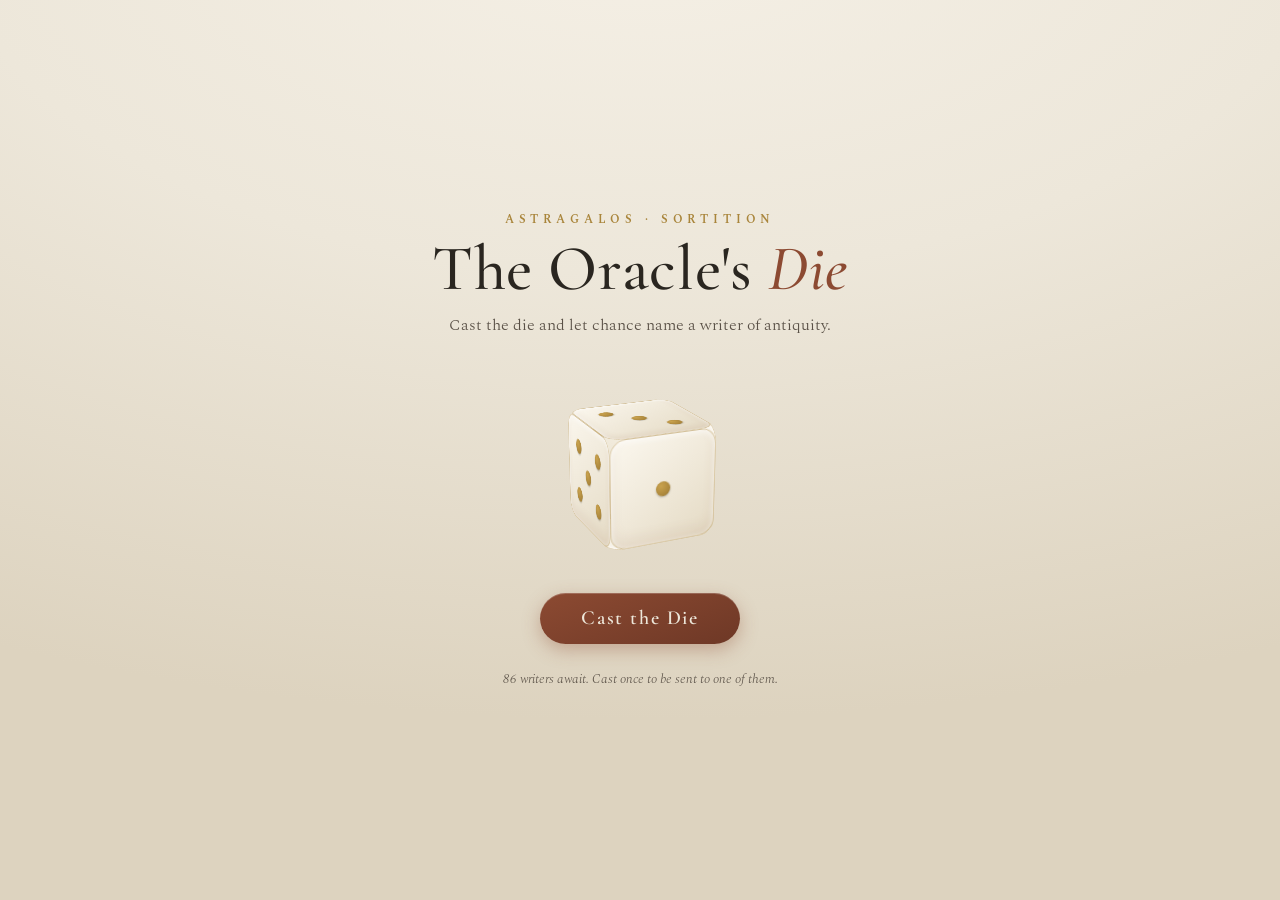
<file: index.html>
<!DOCTYPE html>
<html lang="en">
<head>
<meta charset="UTF-8">
<meta name="viewport" content="width=device-width, initial-scale=1.0">
<title>The Oracle's Die · Cast for an Ancient Greek Writer</title>
<link rel="stylesheet" href="style.css">
</head>
<body>
  <header>
    <div class="eyebrow">Astragalos · Sortition</div>
    <h1>The Oracle's <em>Die</em></h1>
    <p class="sub">Cast the die and let chance name a writer of antiquity.</p>
  </header>

  <div class="stage">
    <div class="die" id="die">
      <div class="face f1"><span class="pip c"></span></div>
      <div class="face f2"><span class="pip a"></span><span class="pip e"></span></div>
      <div class="face f3"><span class="pip a"></span><span class="pip c"></span><span class="pip e"></span></div>
      <div class="face f4"><span class="pip a"></span><span class="pip b"></span><span class="pip d"></span><span class="pip e"></span></div>
      <div class="face f5"><span class="pip a"></span><span class="pip b"></span><span class="pip c"></span><span class="pip d"></span><span class="pip e"></span></div>
      <div class="face f6"><span class="pip a"></span><span class="pip b"></span><span class="pip f"></span><span class="pip g"></span><span class="pip d"></span><span class="pip e"></span></div>
    </div>
  </div>

  <button class="roll" id="rollBtn">Cast the Die</button>
  <p class="hint" id="hint">86 writers await. Cast once to be sent to one of them.</p>

<script src="authors.js"></script>
<script>
const REST={
  1:"rotateX(-20deg) rotateY(24deg)",2:"rotateX(-20deg) rotateY(-66deg)",
  3:"rotateX(-110deg) rotateY(24deg)",4:"rotateX(70deg) rotateY(24deg)",
  5:"rotateX(-20deg) rotateY(114deg)",6:"rotateX(-20deg) rotateY(204deg)"
};
const die=document.getElementById('die'),btn=document.getElementById('rollBtn'),hint=document.getElementById('hint');
let rolling=false;
btn.addEventListener('click',()=>{
  if(rolling)return;rolling=true;btn.disabled=true;hint.textContent="The die is cast…";
  const pip=Math.floor(Math.random()*6)+1;
  const idx=Math.floor(Math.random()*AUTHORS.length);
  die.classList.add('rolling');die.style.transform="";
  setTimeout(()=>{
    die.classList.remove('rolling');die.style.transform=REST[pip];
    setTimeout(()=>{location.href="result.html?i="+idx+"&d="+pip;},650);
  },1350);
});
</script>
</body>
</html>
</file>
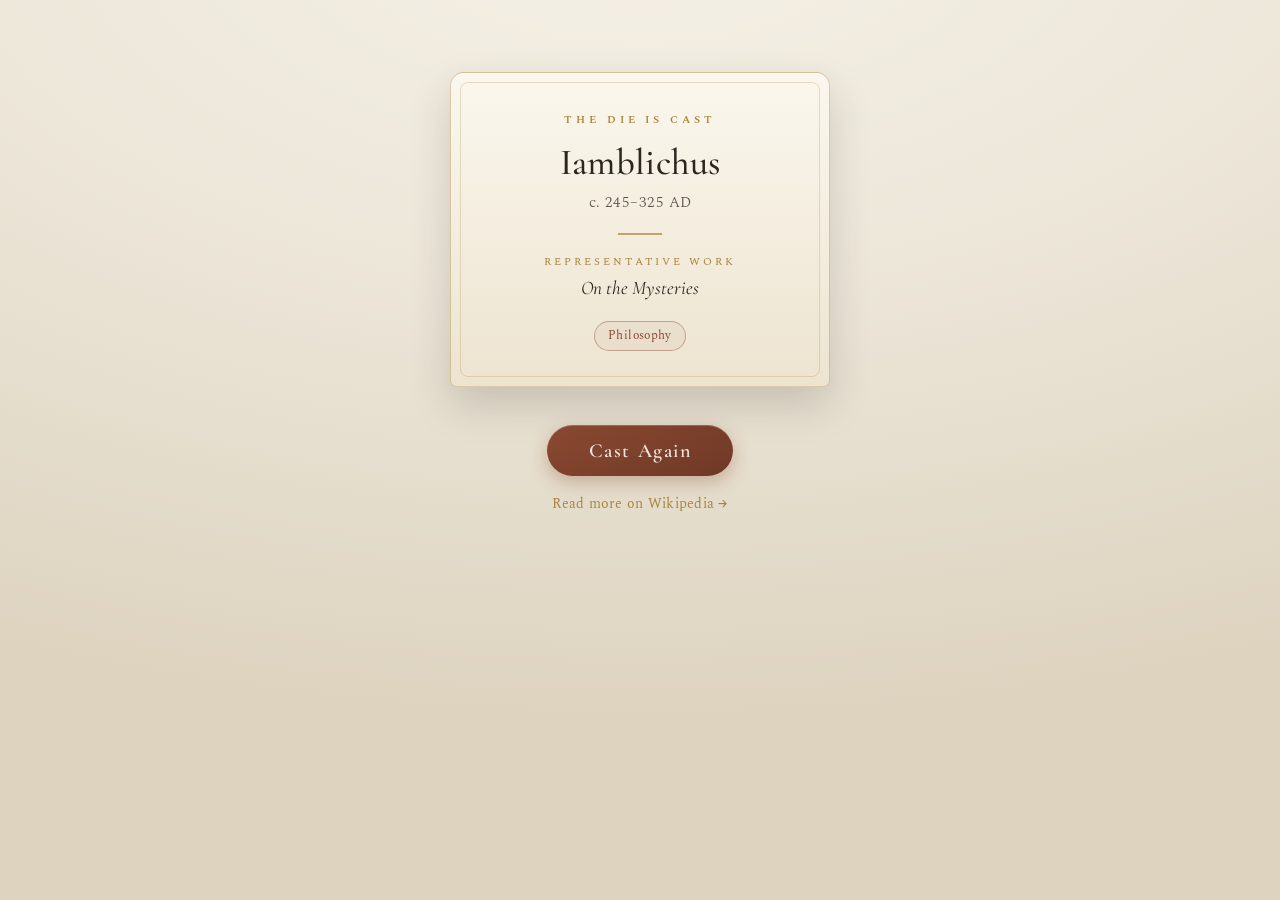
<file: result.html>
<!DOCTYPE html>
<html lang="en">
<head>
<meta charset="UTF-8">
<meta name="viewport" content="width=device-width, initial-scale=1.0">
<title>The Oracle Speaks · A Writer of Antiquity</title>
<link rel="stylesheet" href="style.css">
</head>
<body class="result-page">
  <main class="stele show" id="stele">
    <div class="stele-inner">
      <div class="roll-tag" id="rollTag"></div>
      <h1 class="author-name" id="authorName">—</h1>
      <div class="era" id="era"></div>
      <div class="rule"></div>
      <div class="works">
        <div class="work-label">Representative work</div>
        <div class="work-title" id="work"></div>
      </div>
      <div class="fields" id="fields"></div>
    </div>
  </main>

  <a class="roll again" id="again" href="index.html">Cast Again</a>
  <a class="wiki-link" id="wiki" href="https://en.wikipedia.org/wiki/List_of_ancient_Greek_writers" target="_blank" rel="noopener">Read more on Wikipedia →</a>

<script src="authors.js"></script>
<script>
const p=new URLSearchParams(location.search);
const i=parseInt(p.get('i'),10), d=parseInt(p.get('d'),10);
const a=(!isNaN(i)&&AUTHORS[i])?AUTHORS[i]:AUTHORS[Math.floor(Math.random()*AUTHORS.length)];

document.getElementById('rollTag').textContent = (d>=1&&d<=6) ? ("The die showed "+d) : "The die is cast";
document.getElementById('authorName').textContent=a.name;
document.getElementById('era').textContent=a.era;
document.getElementById('work').textContent=a.work;
const fe=document.getElementById('fields');
a.fields.forEach(f=>{const c=document.createElement('span');c.className='chip';c.textContent=f;fe.appendChild(c);});
document.getElementById('wiki').href="https://en.wikipedia.org/wiki/"+encodeURIComponent(a.name.replace(/ /g,'_'));
</script>
</body>
</html>
</file>
<file: style.css>
@import url('https://fonts.googleapis.com/css2?family=Cormorant+Garamond:ital,wght@0,400;0,500;0,600;1,500&family=Spectral:wght@300;400;600&display=swap');

:root{
  --marble:#EDE7DA;--marble-deep:#DDD3BF;--ink:#2A2620;--ink-soft:#5A5147;
  --gold:#A9853B;--gold-lit:#C9A24E;--terra:#8C4A32;--shadow:rgba(42,38,32,.18);
}
*{box-sizing:border-box;margin:0;padding:0}
body{
  min-height:100vh;
  background:radial-gradient(120% 90% at 50% -10%, #F5F0E6 0%, var(--marble) 45%, var(--marble-deep) 100%);
  color:var(--ink);font-family:'Spectral',serif;
  display:flex;flex-direction:column;align-items:center;justify-content:center;
  padding:clamp(1.5rem,4vw,3rem) 1.25rem 3rem;overflow-x:hidden;
}
body.result-page{justify-content:flex-start;padding-top:clamp(2rem,8vh,5rem)}

header{text-align:center;margin-bottom:clamp(1.5rem,4vh,2.5rem)}
.eyebrow{font-size:.72rem;letter-spacing:.42em;text-transform:uppercase;color:var(--gold);font-weight:600;margin-bottom:.6rem}
h1{font-family:'Cormorant Garamond',serif;font-weight:500;font-size:clamp(2.4rem,7vw,4rem);line-height:1;letter-spacing:.01em}
h1 em{font-style:italic;color:var(--terra)}
.sub{margin-top:.7rem;color:var(--ink-soft);font-weight:300;font-size:clamp(.85rem,2vw,1rem)}

.stage{perspective:900px;margin:.5rem 0 2rem;height:180px;display:flex;align-items:center;justify-content:center}
.die{position:relative;width:110px;height:110px;transform-style:preserve-3d;
  transition:transform 1.4s cubic-bezier(.2,.9,.25,1);transform:rotateX(-20deg) rotateY(24deg)}
.die.rolling{animation:tumble 1.35s cubic-bezier(.3,.7,.3,1)}
@keyframes tumble{0%{transform:rotateX(-20deg) rotateY(24deg)}100%{transform:rotateX(700deg) rotateY(884deg)}}
.face{position:absolute;width:110px;height:110px;
  background:linear-gradient(145deg,#FBF7EE,#E4DAC4);border:1px solid rgba(169,133,59,.35);border-radius:16px;
  box-shadow:inset 0 2px 6px rgba(255,255,255,.7),inset 0 -8px 14px rgba(140,74,50,.08);
  display:grid;grid-template-columns:repeat(3,1fr);grid-template-rows:repeat(3,1fr);padding:16px}
.pip{width:15px;height:15px;border-radius:50%;align-self:center;justify-self:center;
  background:radial-gradient(circle at 35% 30%,var(--gold-lit),var(--gold) 70%,#6f5624);box-shadow:0 1px 2px rgba(0,0,0,.25)}
.pip.a{grid-area:1/1}.pip.b{grid-area:1/3}.pip.c{grid-area:2/2}.pip.d{grid-area:3/1}
.pip.e{grid-area:3/3}.pip.f{grid-area:2/1}.pip.g{grid-area:2/3}
.f1{transform:rotateY(0) translateZ(55px)}.f2{transform:rotateY(90deg) translateZ(55px)}
.f3{transform:rotateX(90deg) translateZ(55px)}.f4{transform:rotateX(-90deg) translateZ(55px)}
.f5{transform:rotateY(-90deg) translateZ(55px)}.f6{transform:rotateY(180deg) translateZ(55px)}

.roll{display:inline-block;text-decoration:none;font-family:'Cormorant Garamond',serif;font-size:1.25rem;font-weight:600;
  letter-spacing:.08em;color:var(--marble);background:linear-gradient(160deg,var(--terra),#6e3826);
  border:none;border-radius:999px;padding:.85rem 2.6rem;cursor:pointer;
  box-shadow:0 6px 18px rgba(140,74,50,.35),inset 0 1px 0 rgba(255,255,255,.2);transition:transform .15s,box-shadow .15s}
.roll:hover{transform:translateY(-2px);box-shadow:0 10px 24px rgba(140,74,50,.42)}
.roll:active{transform:translateY(0)}
.roll:disabled{opacity:.5;cursor:wait;transform:none}
.roll:focus-visible{outline:3px solid var(--gold);outline-offset:3px}
.again{margin-top:2.4rem}

.hint{margin-top:1.6rem;color:var(--ink-soft);font-weight:300;font-size:.82rem;font-style:italic;min-height:1.2em;text-align:center}

.stele{width:min(380px,90vw);opacity:0;transform:translateY(18px) scale(.97);
  transition:opacity .6s ease,transform .6s cubic-bezier(.2,.9,.25,1)}
.stele.show{opacity:1;transform:none}
.stele-inner{background:linear-gradient(180deg,#FBF7EE,#EDE4D0);border:1px solid rgba(169,133,59,.4);
  border-radius:14px 14px 6px 6px;padding:2.4rem 2rem 2.2rem;text-align:center;
  box-shadow:0 18px 40px var(--shadow),inset 0 1px 0 rgba(255,255,255,.8);position:relative}
.stele-inner::before{content:"";position:absolute;inset:9px;border:1px solid rgba(169,133,59,.25);border-radius:8px;pointer-events:none}
.roll-tag{font-size:.7rem;letter-spacing:.35em;text-transform:uppercase;color:var(--gold);font-weight:600;margin-bottom:1rem}
.author-name{font-family:'Cormorant Garamond',serif;font-weight:500;font-size:2.3rem;line-height:1.05;color:var(--ink)}
.era{margin-top:.5rem;color:var(--ink-soft);font-weight:300;font-size:.95rem;letter-spacing:.03em}
.rule{width:44px;height:2px;background:var(--gold);margin:1.2rem auto;opacity:.7}
.works{margin-bottom:1.3rem}
.work-label{font-size:.66rem;letter-spacing:.28em;text-transform:uppercase;color:var(--gold);margin-bottom:.35rem}
.work-title{font-family:'Cormorant Garamond',serif;font-style:italic;font-size:1.2rem;color:var(--ink)}
.fields{display:flex;flex-wrap:wrap;gap:.4rem;justify-content:center}
.chip{font-size:.78rem;letter-spacing:.03em;color:var(--terra);border:1px solid rgba(140,74,50,.4);
  border-radius:999px;padding:.28rem .8rem;background:rgba(140,74,50,.05)}
.wiki-link{margin-top:1.1rem;color:var(--gold);text-decoration:none;font-size:.85rem;letter-spacing:.02em;border-bottom:1px solid transparent}
.wiki-link:hover{border-bottom-color:var(--gold)}

@media (prefers-reduced-motion:reduce){
  .die,.die.rolling{transition:none;animation:none}
  .stele{transition:opacity .3s}
}
</file>
